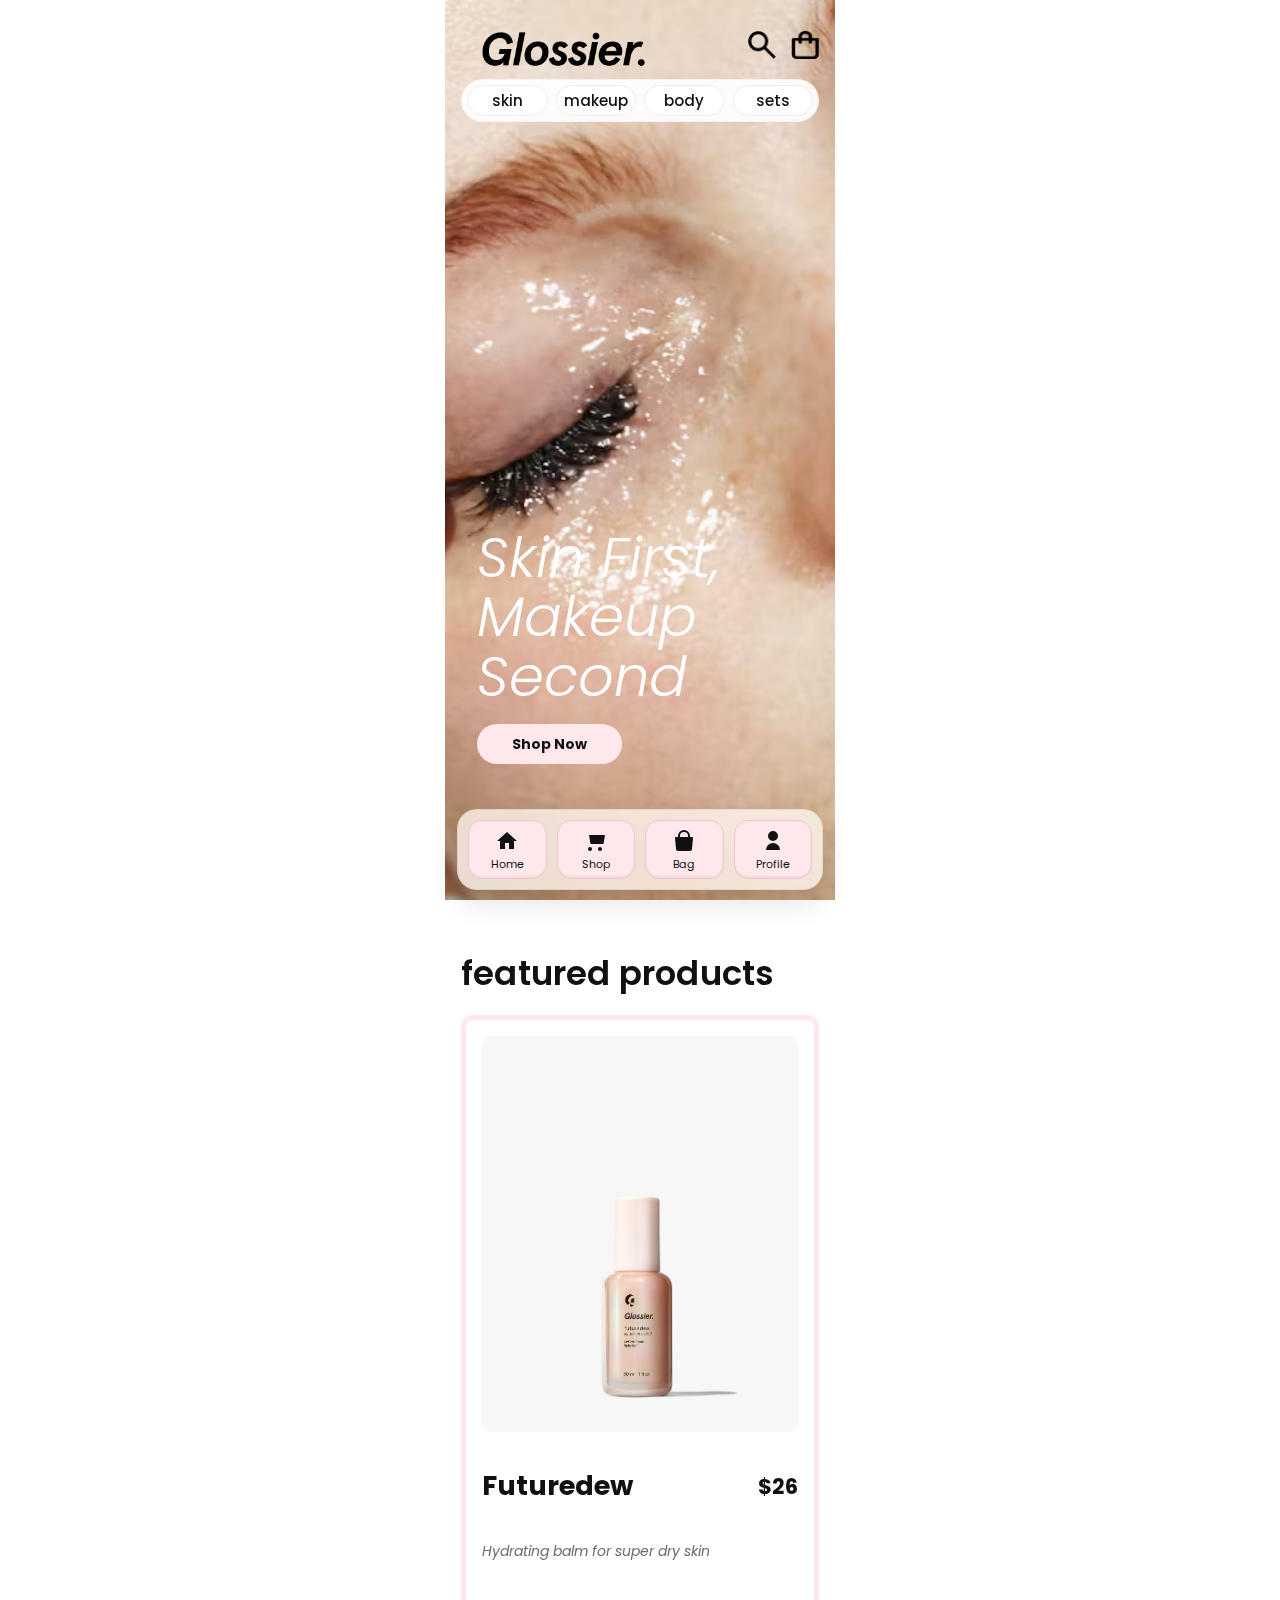
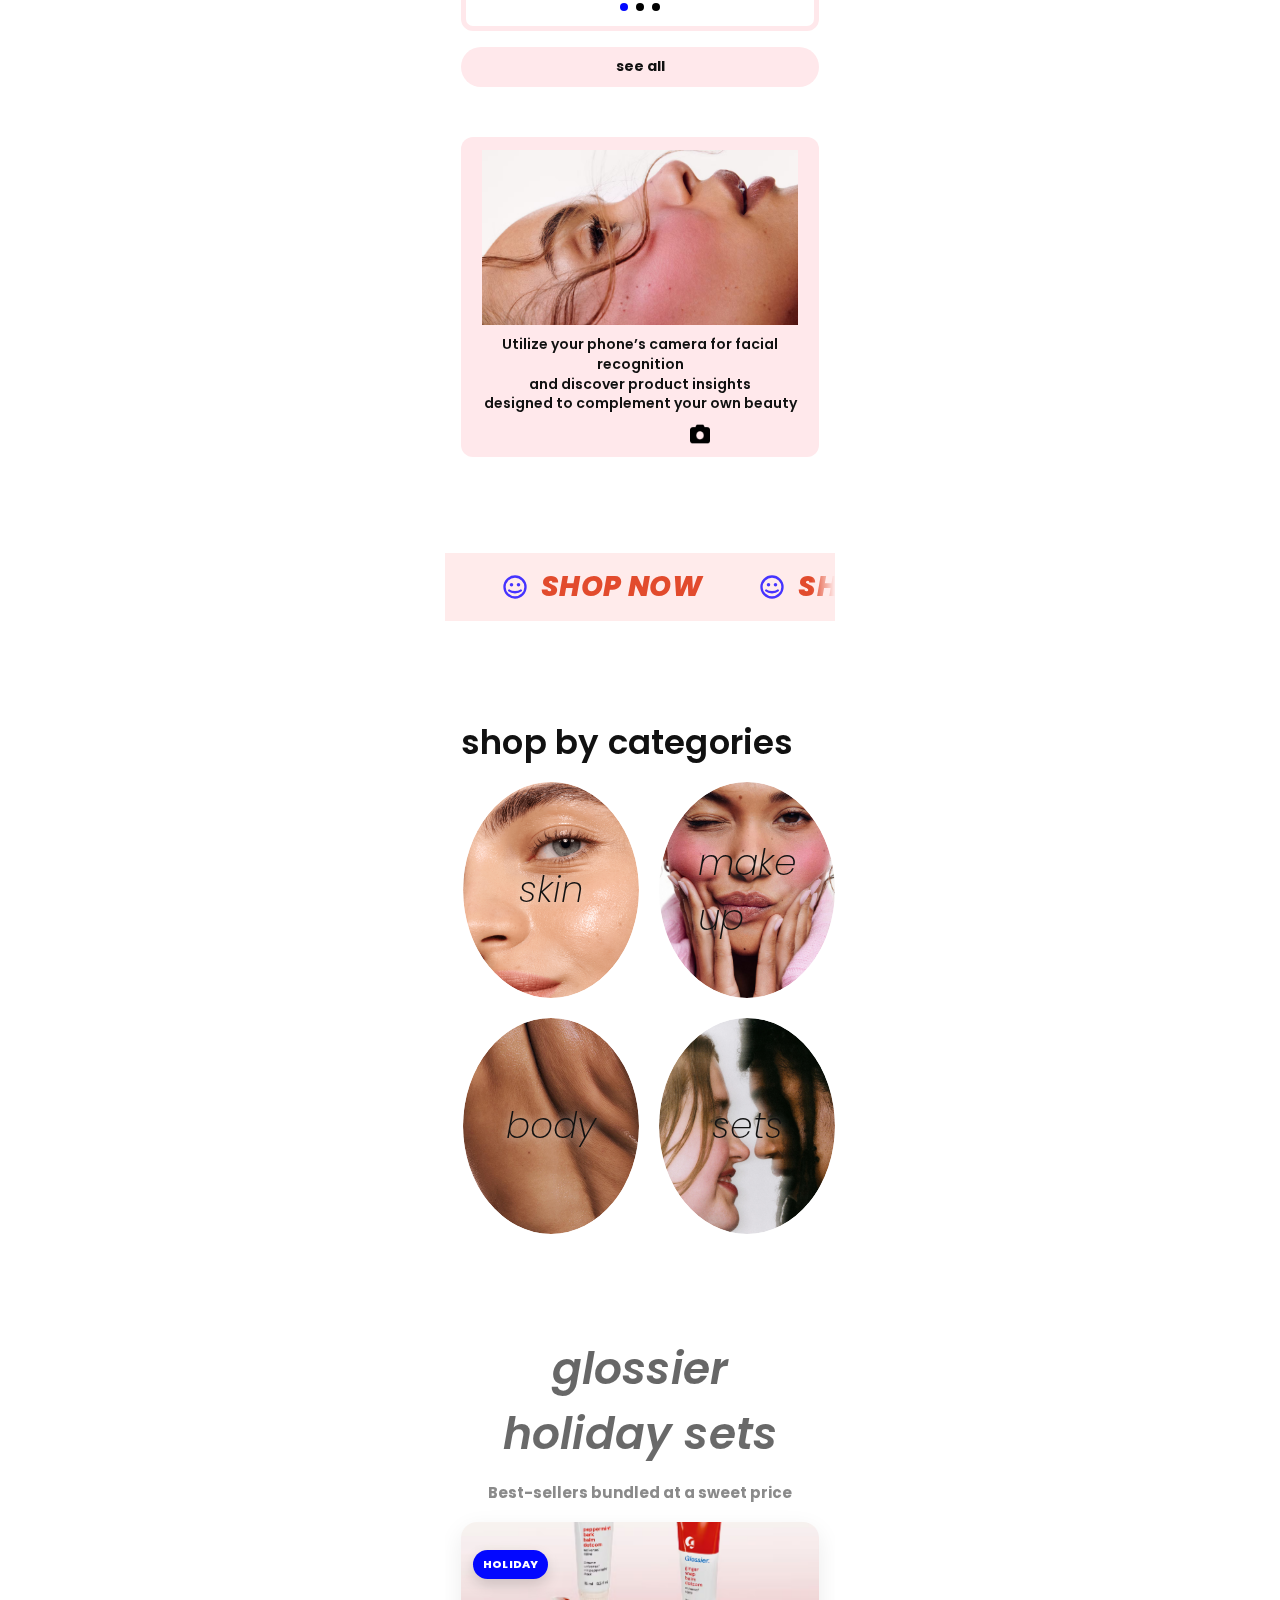
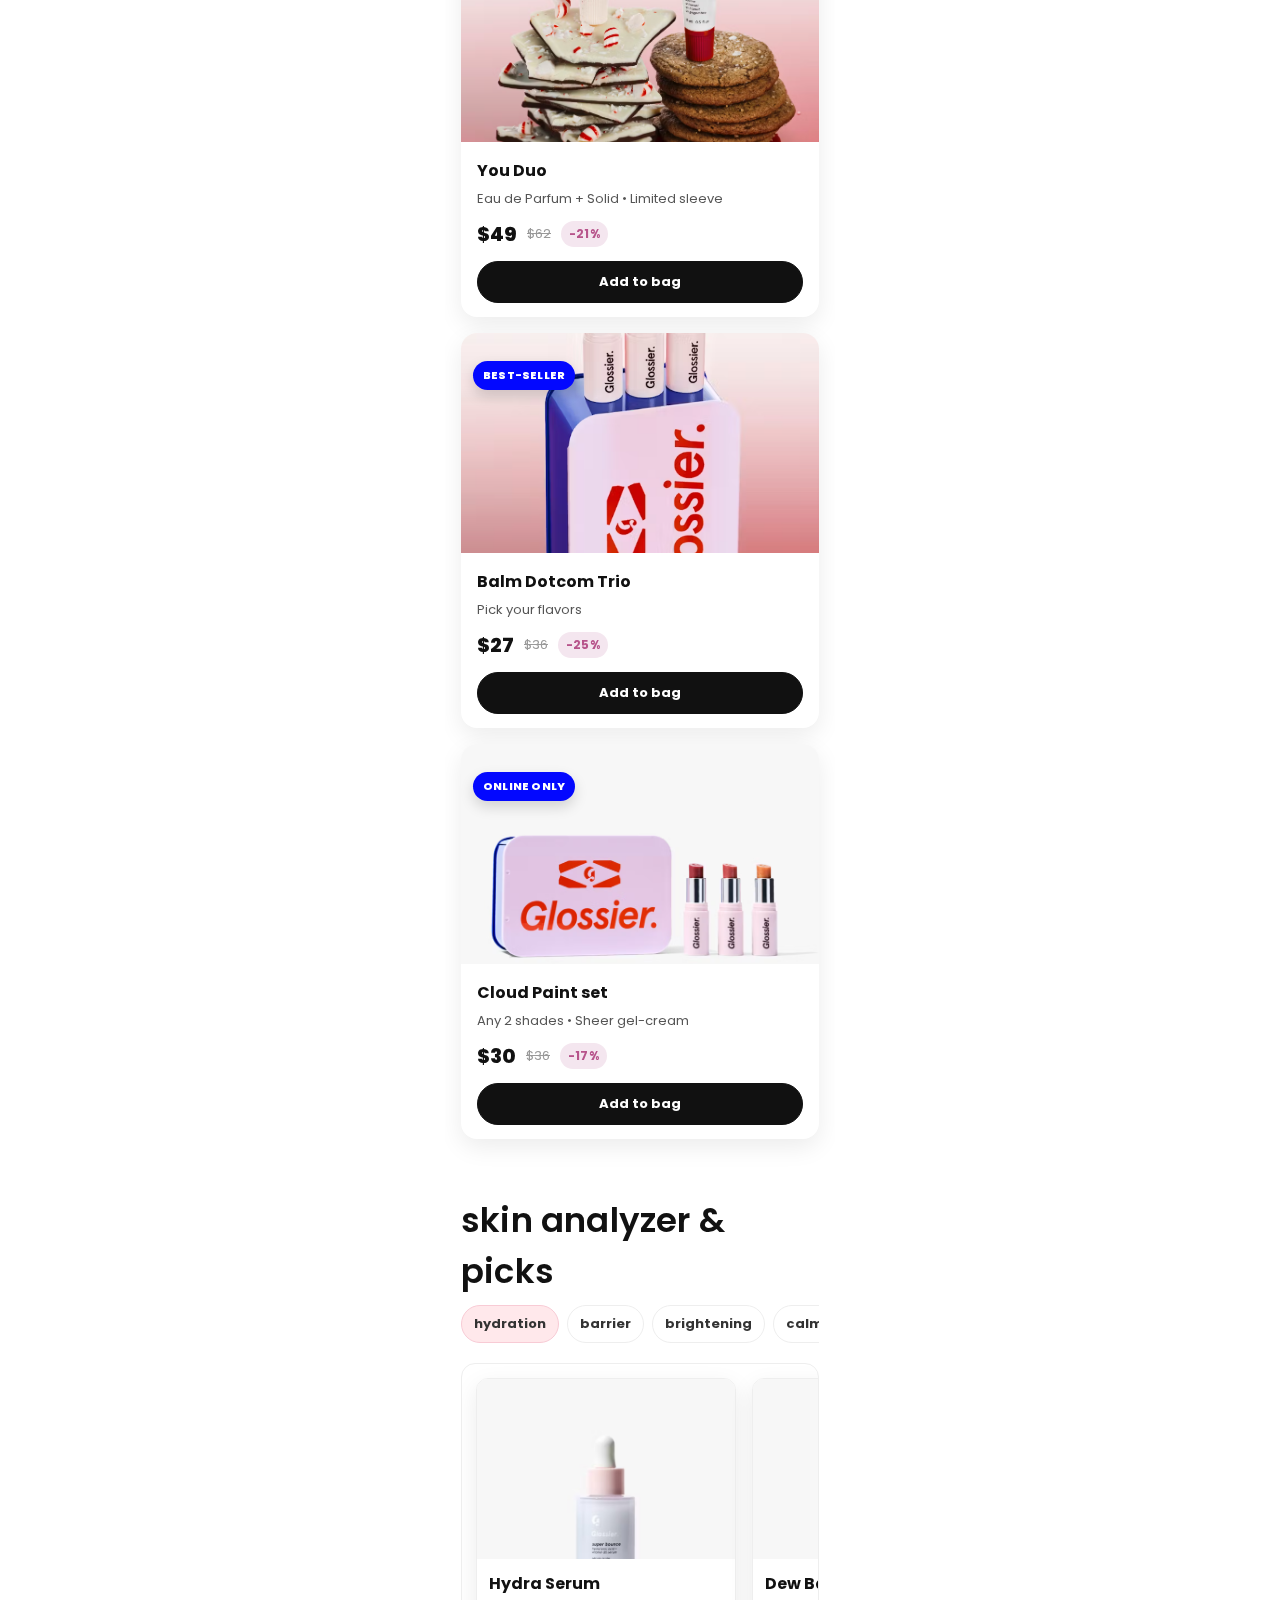
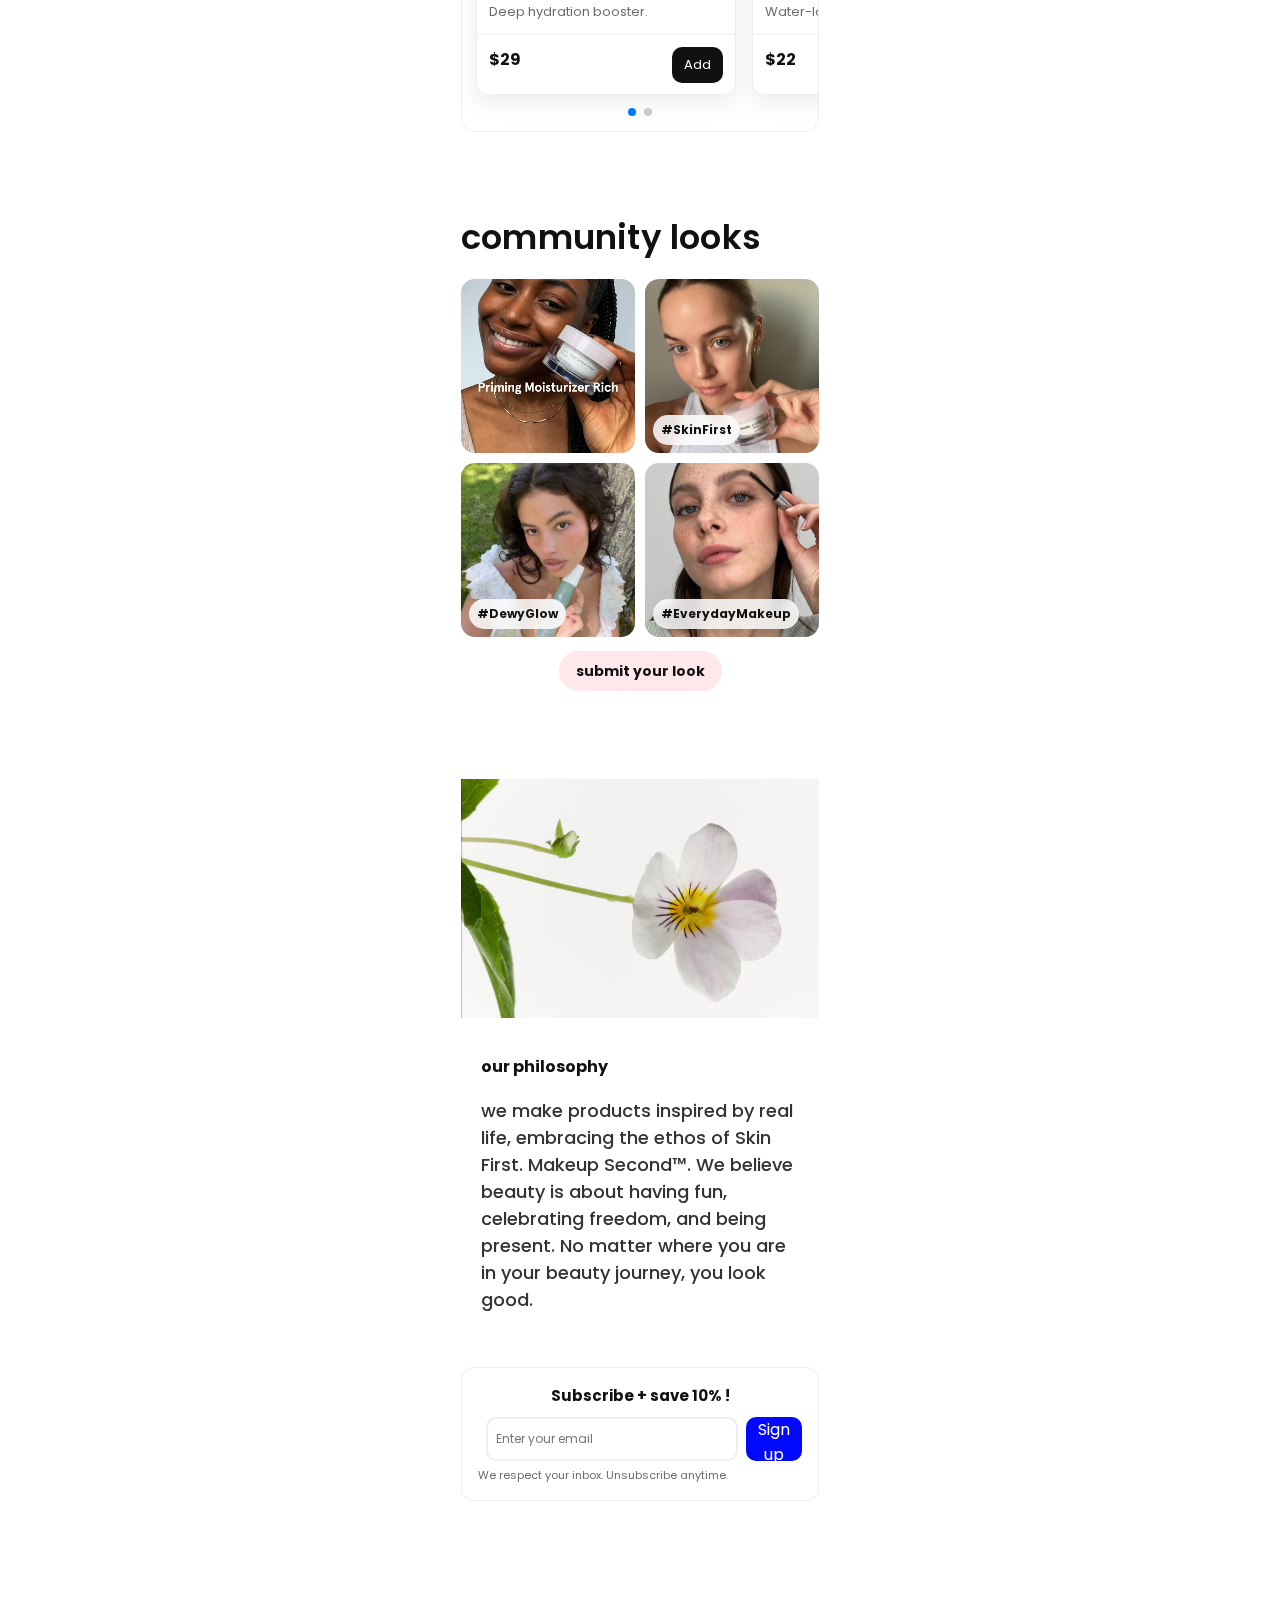
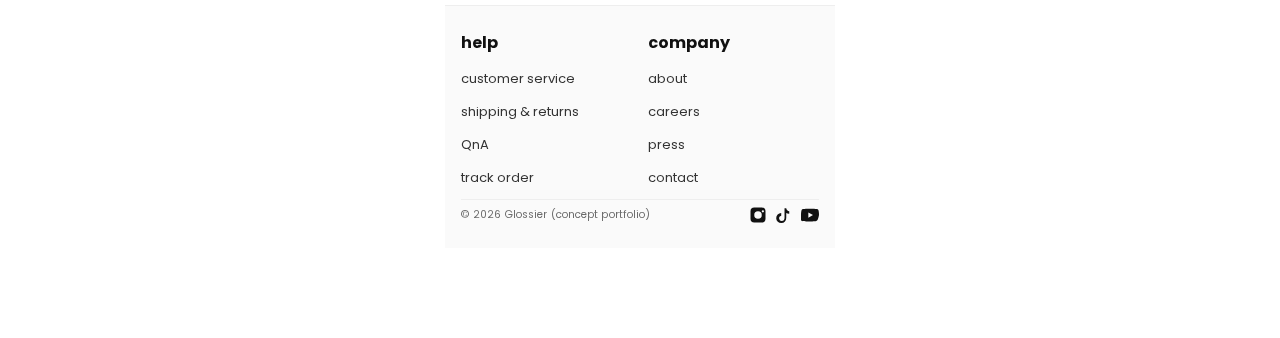
<file: index.html>
<!DOCTYPE html>
<html lang="en">
<head>
  <meta charset="UTF-8" />
<meta name="viewport" content="width=390, initial-scale=1, maximum-scale=1, viewport-fit=cover">

  <title>Glossier – Mobile App Redesign (Portfolio)</title>

  <!-- Fonts -->
  <link rel="preconnect" href="https://fonts.googleapis.com" />
  <link rel="preconnect" href="https://fonts.gstatic.com" crossorigin />
  <link href="https://fonts.googleapis.com/css2?family=Poppins:ital,wght@0,200;0,300;0,400;0,500;0,600;0,700;1,300&display=swap" rel="stylesheet" />

  <!-- Swiper CSS -->

  <!-- Main CSS -->
    <link
    rel="stylesheet"
    href="https://cdn.jsdelivr.net/npm/swiper@11/swiper-bundle.min.css"
  />
  <link rel="stylesheet" href="css/main.css" />
</head>
<!-- Swiper JS -->
<!-- Swiper JS -->


<body>
    
  <div id="wrap">
    <!-- ====== Fixed background hero ====== -->
    <section class="section1 container">
      <div class="image" aria-hidden="true">
        <!-- Replace with your hero asset -->
        <img src="img/glossier-skincare-set-tout-desktop.jpg" alt="Glossier skin-first hero" />
      </div>

      <header class="header" role="banner">
        <div class="inner">
          <div class="brandbar">
            <a class="logo" href="#"><img src="img/glossier-logo-png_seeklogo-336210 1.png" alt="Glossier" /></a>
            <div class="icons" aria-label="Quick actions">
              <img src="img/Vector.png" alt="Search" />
              <img src="img/Vector-1.png" alt="Bag" />
            </div>
          </div>

          <nav class="menulist" aria-label="Primary">
            <!-- skincare -->
            <div class="menu">
              <button class="menu_btn" type="button">skin</button>
              <div class="nav" aria-hidden="true">
                <div class="panel">
                  <ul class="gnb">
                    <li><a href="#">all</a></li>
                    <li><a href="#">cleansers</a></li>
                    <li><a href="#">balms</a></li>
                    <li><a href="#">sunscreen</a></li>
                    <li><a href="#">treatments</a></li>
                    <li><a href="#">moisturizers</a></li>
                  </ul>
                </div>
              </div>
            </div>
            <!-- makeup -->
            <div class="menu">
              <button class="menu_btn" type="button">makeup</button>
              <div class="nav" aria-hidden="true">
                <div class="panel">
                  <ul class="gnb">
                    <li><a href="#">all</a></li>
                    <li><a href="#">face</a></li>
                    <li><a href="#">brow</a></li>
                    <li><a href="#">eye</a></li>
                    <li><a href="#">cheek</a></li>
                    <li><a href="#">tools</a></li>
                    <li><a href="#">lip</a></li>
                    <li><a href="#">removers</a></li>
                  </ul>
                </div>
              </div>
            </div>
            <!-- body -->
            <div class="menu">
              <button class="menu_btn" type="button">body</button>
              <div class="nav" aria-hidden="true">
                <div class="panel">
                  <ul class="gnb">
                    <li><a href="#">all</a></li>
                    <li><a href="#">lotion</a></li>
                    <li><a href="#">oil wash</a></li>
                    <li><a href="#">body spritz</a></li>
                    <li><a href="#">oil mist</a></li>
                  </ul>
                </div>
              </div>
            </div>
            <!-- sets -->
            <div class="menu">
              <button class="menu_btn" type="button">sets</button>
              <div class="nav" aria-hidden="true">
                <div class="panel">
                  <ul class="gnb">
                    <li><a href="#">all</a></li>
                    <li><a href="#">makeup</a></li>
                    <li><a href="#">skincare</a></li>
                    <li><a href="#">body</a></li>
                  </ul>
                </div>
              </div>
            </div>
          
          </nav>
        </div>
      </header>

      <main class="main">
        <div class="text_box">
          <h2>Skin First,<br/>Makeup Second</h2>
        </div>
        <button class="btn" type="button">Shop Now</button>
      </main>
    </section>

    <!-- ====== Section 2: Featured products ====== -->
    <section class="section2 container">
      <header class="header-lite">
        <div class="title">featured products</div>
      </header>
      <main class="main">
        <div class="swiper mySwiper">
          <div class="swiper-wrapper">
            <div class="swiper-slide">
              <div class="image"><img src="img/glossier-skincare-futuredew-carousel-01.png" alt="Futuredew" /></div>
              <div class="text"><h2>Futuredew</h2><h3>$26</h3></div>
              <p>Hydrating balm for super dry skin</p>
            </div>

            <div class="swiper-slide">
              <div class="image"><img src="img/glossier-skincare-afterbaume-carousel-01.png" alt="After Baume" /></div>
              <div class="text"><h2>After Baume</h2><h3>$51</h3></div>
              <p>Soothing balm for sensitive skin</p>
            </div>

            <div class="swiper-slide">
              <div class="image"><img src="img/glossier-bdc-espresso-carousel-01.jpg" alt="Espresso body" /></div>
              <div class="text"><h2>Espresso</h2><h3>$38</h3></div>
              <p>Body wash and scrub</p>
            </div>

            <div class="swiper-slide">
              <div class="image"><img src="img/glossier-body-sandstone-set-carousel-01.png" alt="Sandstone Set" /></div>
              <div class="text"><h2>Sandstone Set</h2><h3>$56</h3></div>
              <p>Body duo for smooth skin</p>
            </div>

            <div class="swiper-slide">
              <div class="image"><img src="img/glossier-body-spritz-obn-carousel-01.png" alt="Body Spritz" /></div>
              <div class="text"><h2>Body Spritz</h2><h3>$28</h3></div>
              <p>Refreshing body mist</p>
            </div>
          </div>
          <div class="swiper-pagination"></div>
          <div class="swiper-button-next"></div>
          <div class="swiper-button-prev"></div>
        </div>

        <button class="btn cta-all" type="button">see all</button>

        <div class="promo">
          <img src="img/glossier-cppb-homepage-1x.jpg" alt="Phone camera personalization" />
          <div class="overlay">
            <p>Utilize your phone’s camera for facial recognition <br> 
                and discover product insights <br> 
                designed to complement your own beauty</p>
            <img class="chev" src="img/Vector-3.png" alt="Chevron" />
          </div>
        </div>
      </main>
    </section>
    
<!-- 중간 배너 띠 -->
<section class="ribbon">
  <div class="ribbon__mask">
    <!-- 1회차 트랙 -->
    <ul class="ribbon__track">
      <li class="ribbon__item">
        <svg class="ico" viewBox="0 0 24 24" aria-hidden="true"><circle cx="12" cy="12" r="9" fill="none" stroke="currentColor" stroke-width="2"/><circle cx="9" cy="10" r="1.5" fill="currentColor"/><circle cx="15" cy="10" r="1.5" fill="currentColor"/><path d="M7 15c2.2 2 7.8 2 10 0" fill="none" stroke="currentColor" stroke-width="2" stroke-linecap="round"/></svg>
        <span class="ribbon__text">SHOP NOW</span>
      </li>
      <li class="ribbon__item">
        <svg class="ico" viewBox="0 0 24 24" aria-hidden="true"><circle cx="12" cy="12" r="9" fill="none" stroke="currentColor" stroke-width="2"/><circle cx="9" cy="10" r="1.5" fill="currentColor"/><circle cx="15" cy="10" r="1.5" fill="currentColor"/><path d="M7 15c2.2 2 7.8 2 10 0" fill="none" stroke="currentColor" stroke-width="2" stroke-linecap="round"/></svg>
        <span class="ribbon__text">SHOP NOW</span>
      </li>
      <li class="ribbon__item">
        <svg class="ico" viewBox="0 0 24 24" aria-hidden="true"><circle cx="12" cy="12" r="9" fill="none" stroke="currentColor" stroke-width="2"/><circle cx="9" cy="10" r="1.5" fill="currentColor"/><circle cx="15" cy="10" r="1.5" fill="currentColor"/><path d="M7 15c2.2 2 7.8 2 10 0" fill="none" stroke="currentColor" stroke-width="2" stroke-linecap="round"/></svg>
        <span class="ribbon__text">SHOP NOW</span>
      </li>
      <!-- 필요하면 li 더 복제 -->
    </ul>

    <!-- 2회차 트랙 (무한 루프를 위한 복제본) -->
    <ul class="ribbon__track" aria-hidden="true">
      <li class="ribbon__item">
        <svg class="ico" viewBox="0 0 24 24" aria-hidden="true"><circle cx="12" cy="12" r="9" fill="none" stroke="currentColor" stroke-width="2"/><circle cx="9" cy="10" r="1.5" fill="currentColor"/><circle cx="15" cy="10" r="1.5" fill="currentColor"/><path d="M7 15c2.2 2 7.8 2 10 0" fill="none" stroke="currentColor" stroke-width="2" stroke-linecap="round"/></svg>
        <span class="ribbon__text">SHOP NOW</span>
      </li>
      <li class="ribbon__item">
        <svg class="ico" viewBox="0 0 24 24" aria-hidden="true"><circle cx="12" cy="12" r="9" fill="none" stroke="currentColor" stroke-width="2"/><circle cx="9" cy="10" r="1.5" fill="currentColor"/><circle cx="15" cy="10" r="1.5" fill="currentColor"/><path d="M7 15c2.2 2 7.8 2 10 0" fill="none" stroke="currentColor" stroke-width="2" stroke-linecap="round"/></svg>
        <span class="ribbon__text">SHOP NOW</span>
      </li>
      <!-- 필요하면 li 더 복제 -->
    </ul>

    <!-- 2회차 트랙 (무한 루프를 위한 복제본) -->
    <ul class="ribbon__track" aria-hidden="true">
      <li class="ribbon__item">
        <svg class="ico" viewBox="0 0 24 24" aria-hidden="true"><circle cx="12" cy="12" r="9" fill="none" stroke="currentColor" stroke-width="2"/><circle cx="9" cy="10" r="1.5" fill="currentColor"/><circle cx="15" cy="10" r="1.5" fill="currentColor"/><path d="M7 15c2.2 2 7.8 2 10 0" fill="none" stroke="currentColor" stroke-width="2" stroke-linecap="round"/></svg>
        <span class="ribbon__text">SHOP NOW</span>
      </li>
      <li class="ribbon__item">
        <svg class="ico" viewBox="0 0 24 24" aria-hidden="true"><circle cx="12" cy="12" r="9" fill="none" stroke="currentColor" stroke-width="2"/><circle cx="9" cy="10" r="1.5" fill="currentColor"/><circle cx="15" cy="10" r="1.5" fill="currentColor"/><path d="M7 15c2.2 2 7.8 2 10 0" fill="none" stroke="currentColor" stroke-width="2" stroke-linecap="round"/></svg>
        <span class="ribbon__text">SHOP NOW</span>
      </li>
      <li class="ribbon__item">
        <svg class="ico" viewBox="0 0 24 24" aria-hidden="true"><circle cx="12" cy="12" r="9" fill="none" stroke="currentColor" stroke-width="2"/><circle cx="9" cy="10" r="1.5" fill="currentColor"/><circle cx="15" cy="10" r="1.5" fill="currentColor"/><path d="M7 15c2.2 2 7.8 2 10 0" fill="none" stroke="currentColor" stroke-width="2" stroke-linecap="round"/></svg>
        <span class="ribbon__text">SHOP NOW</span>
      </li>
    </ul>
  </div>
</section>


    <!-- ====== Section 3: Categories ====== -->
    <section class="section3 container">
      <header class="header-lite"><div class="title">shop by categories</div></header>
      <main class="main inner">
        <div class="cat-grid">
          <article class="cat-card">
            <img src="img/glossier-kits-futuredew-solid-module-02_ca3b2455-ce6e-4e12-9560-26466b323eb4.png" alt="Skin" />
            <p>skin</p>
          </article>
          <article class="cat-card">
            <img src="img/glossier-cppb-tout-desktop-01.png" alt="Makeup" />
            <p>make<br/>up</p>
          </article>
          <article class="cat-card">
            <img src="img/glossier-dailybodyduo-carousel-02.jpg" alt="Body" />
            <p>body</p>
          </article>
          <article class="cat-card">
            <img src="img/glossier-about-us-top-module-01.jpg" alt="Sets" />
            <p>sets</p>
          </article>
        </div>
      </main>
    </section>

    <!-- ====== Section 4: Limited edition ====== -->
<section class="section4 container">
  <h2 class="title">Glossier Holiday Sets</h2>
  <h3>Best-sellers bundled at a sweet price</h3>

  <div class="promo-grid" role="list">
    <!-- Card 1 -->
    <article class="promo-card" role="listitem">
      <img src="img/1.png" alt="You Eau de Parfum & Solid Duo" loading="lazy">
      <div class="promo-meta">
        <h4 class="promo-name">You Duo</h4>
        <p class="promo-desc">Eau de Parfum + Solid • Limited sleeve</p>
        <div class="price">
          <strong class="price__now" aria-label="현재가">$49</strong>
          <s class="price__orig" aria-label="정가">$62</s>
          <span class="price__off" aria-label="할인율 21퍼센트">-21%</span>
        </div>
        <div class="cta-row">
          <button class="p-btn p-btn--add" aria-label="You Duo 장바구니 담기">Add to bag</button>
        </div>
      </div>
      <span class="ribbon">Holiday</span>
    </article>

    <!-- Card 2 -->
    <article class="promo-card" role="listitem">
      <img src="img/2.png" alt="Balm Dotcom Trio">
      <div class="promo-meta">
        <h4 class="promo-name">Balm Dotcom Trio</h4>
        <p class="promo-desc">Pick your flavors</p>
        <div class="price">
          <strong class="price__now">$27</strong>
          <s class="price__orig">$36</s>
          <span class="price__off">-25%</span>
        </div>
        <div class="cta-row">
          <button class="p-btn p-btn--add">Add to bag</button>
        </div>
      </div>
      <span class="ribbon">Best-seller</span>
    </article>

    <!-- Card 3 -->
    <article class="promo-card" role="listitem">
      <img src="img/3.png" alt="Cloud Paint set">
      <div class="promo-meta">
        <h4 class="promo-name">Cloud Paint set</h4>
        <p class="promo-desc">Any 2 shades • Sheer gel-cream</p>
        <div class="price">
          <strong class="price__now">$30</strong>
          <s class="price__orig">$36</s>
          <span class="price__off">-17%</span>
        </div>
        <div class="cta-row">
          <button class="p-btn p-btn--add">Add to bag</button>
        </div>
      </div>
      <span class="ribbon">Online only</span>
    </article>
  </div>
</section>



<section class="section7">
  <div class="inner">
    <div class="title">skin analyzer & picks</div>

    <!-- Chips -->
    <div class="chips" role="tablist" aria-label="Skin focus">
      <button class="chip active" data-track="chip-hydration" role="tab" aria-selected="true">hydration</button>
      <button class="chip" data-track="chip-barrier" role="tab" aria-selected="false">barrier</button>
      <button class="chip" data-track="chip-bright" role="tab" aria-selected="false">brightening</button>
      <button class="chip" data-track="chip-calm" role="tab" aria-selected="false">calming</button>
    </div>

    <!-- Tracks (각 칩마다 Swiper 한 개씩) -->
    <div class="tracks">
      <!-- hydration -->
      <div class="track active" id="chip-hydration" role="tabpanel">
        <div class="swiper chip-swiper" data-init="false">
          <div class="swiper-wrapper">
            <!-- slide -->
            <div class="swiper-slide">
              <article class="card">
                <div class="media"><img src="img/11.png" alt="Hydration item 1" /></div>
                <div class="copy"><h4>Hydra Serum</h4><p>Deep hydration booster.</p></div>
                <div class="cta"><span class="price">$29</span><button class="btn-mini">Add</button></div>
              </article>
            </div>
            <div class="swiper-slide">
              <article class="card">
                <div class="media"><img src="img/22.png" alt="Hydration item 2" /></div>
                <div class="copy"><h4>Dew Balm</h4><p>Water-locking balm.</p></div>
                <div class="cta"><span class="price">$22</span><button class="btn-mini">Add</button></div>
              </article>
            </div>
          </div>
          <div class="swiper-pagination"></div>

        </div>
      </div>

      <!-- barrier -->
      <div class="track" id="chip-barrier" role="tabpanel">
        <div class="swiper chip-swiper" data-init="false">
          <div class="swiper-wrapper">
            <div class="swiper-slide">
              <article class="card">
                <div class="media"><img src="img/33.png" alt="Barrier item 1" /></div>
                <div class="copy"><h4>Ceramide Cream</h4><p>Strengthen skin barrier.</p></div>
                <div class="cta"><span class="price">$35</span><button class="btn-mini">Add</button></div>
              </article>
            </div>
            <div class="swiper-slide">
              <article class="card">
                <div class="media"><img src="img/44.png" alt="Barrier item 2" /></div>
                <div class="copy"><h4>Recovery Balm</h4><p>Soothes & seals.</p></div>
                <div class="cta"><span class="price">$31</span><button class="btn-mini">Add</button></div>
              </article>
            </div>
          </div>
          <div class="swiper-pagination"></div>

        </div>
      </div>

      <!-- brightening -->
      <div class="track" id="chip-bright" role="tabpanel">
        <div class="swiper chip-swiper" data-init="false">
          <div class="swiper-wrapper">
            <div class="swiper-slide">
              <article class="card">
                <div class="media"><img src="img/55.png" alt="Brightening item 1" /></div>
                <div class="copy"><h4>Glow C</h4><p>Vitamin C daily serum.</p></div>
                <div class="cta"><span class="price">$27</span><button class="btn-mini">Add</button></div>
              </article>
            </div>
            <div class="swiper-slide">
              <article class="card">
                <div class="media"><img src="img/66.png" alt="Brightening item 2" /></div>
                <div class="copy"><h4>Tone Drops</h4><p>Even tone enhancer.</p></div>
                <div class="cta"><span class="price">$25</span><button class="btn-mini">Add</button></div>
              </article>
            </div>
          </div>
          <div class="swiper-pagination"></div>

        </div>
      </div>

      <!-- calming -->
      <div class="track" id="chip-calm" role="tabpanel">
        <div class="swiper chip-swiper" data-init="false">
          <div class="swiper-wrapper">
            <div class="swiper-slide">
              <article class="card">
                <div class="media"><img src="img/77.png" alt="Calming item 1" /></div>
                <div class="copy"><h4>Calm Mist</h4><p>Centella-rich soothing mist.</p></div>
                <div class="cta"><span class="price">$19</span><button class="btn-mini">Add</button></div>
              </article>
            </div>
            <div class="swiper-slide">
              <article class="card">
                <div class="media"><img src="img/88.png" alt="Calming item 2" /></div>
                <div class="copy"><h4>Relief Gel</h4><p>Redness relieving gel.</p></div>
                <div class="cta"><span class="price">$21</span><button class="btn-mini">Add</button></div>
              </article>
            </div>
          </div>
          <div class="swiper-pagination"></div>

        </div>
      </div>

    </div>
  </div>
</section>

<section class="section8">
  <div class="inner">
    <div class="title">community looks</div>
    <div class="feed">
      <div class="tile"><video src="img/111.mp4" alt="community look 1" autoplay muted loop><span class="tag">#GlossierYou</span></div>
      <div class="tile"><img src="img/11111.png" alt="community look 2"><span class="tag">#SkinFirst</span></div>
      <div class="tile"><img src="img/22222.png" alt="community look 3"><span class="tag">#DewyGlow</span></div>
      <div class="tile"><img src="img/67.avif" alt="community look 4"><span class="tag">#EverydayMakeup</span></div>
    </div>
    <div class="cta">
      <button class="btn" type="button">submit your look</button>
    </div>
  </div>
</section>

    <!-- ====== Section 6: Philosophy + Subscribe ====== -->
    <section class="section6 container">
      <div class="inner">
        <div class="about">
          <div class="media"><img src="img/glossier-doux-notalent-module-01-desktop.jpg" alt=""></div>
          <div class="block">
            <div class="copy">
              <strong>our philosophy</strong>
              <h3>we make products inspired by real life, embracing the ethos of Skin First. Makeup Second™. We believe beauty is about having fun, celebrating freedom, and being present. No matter where you are in your beauty journey, you look good.</h3>
            </div>
          </div>
        </div>

        <form class="subscribe" action="#" method="post" novalidate>
          <strong>Subscribe + save 10% ! </strong>
          <div class="form">
            <label class="sr-only" for="email"></label>
            <input id="email" name="email" type="email" placeholder="Enter your email" />
            <button type="submit">Sign up</button>
          </div>
          <div class="hint">We respect your inbox. Unsubscribe anytime.</div>
        </form>
      </div>
    </section>
    <!-- ====== Footer ====== -->
    <footer class="footer">
      <div class="inner">
        <div class="cols">
          <div>
            <h4>help</h4>
            <ul>
              <li><a href="#">customer service</a></li>
              <li><a href="#">shipping & returns</a></li>
              <li><a href="#">QnA</a></li>
              <li><a href="#">track order</a></li>
            </ul>
          </div>
          <div>
            <h4>company</h4>
            <ul>
              <li><a href="#">about</a></li>
              <li><a href="#">careers</a></li>
              <li><a href="#">press</a></li>
              <li><a href="#">contact</a></li>
            </ul>
          </div>
        </div>
        <div class="bar">
          <div class="copy">© 2026 Glossier (concept portfolio)</div>
          <div class="social" aria-label="Social links">
            <a class="ig" href="#" aria-label="Instagram"></a>
            <a class="tt" href="#" aria-label="TikTok"></a>
            <a class="yt" href="#" aria-label="YouTube"></a>
          </div>
        </div>
      </div>
    </footer>

    <!-- ====== Bottom dock (app-like) ====== -->
    <nav class="bottom-nav" aria-label="App">
      <div class="dock">
        <a href="#" class="active" aria-current="page"><span class="ico ico-home" aria-hidden="true"></span><span>Home</span></a>
        <a href="#"><span class="ico ico-shop" aria-hidden="true"></span><span>Shop</span></a>
        <a href="#"><span class="ico ico-bag" aria-hidden="true"></span><span>Bag</span></a>
        <a href="#"><span class="ico ico-user" aria-hidden="true"></span><span>Profile</span></a>
      </div>
    </nav>
  </div>


<script src="https://cdn.jsdelivr.net/npm/swiper@11/swiper-bundle.min.js"></script>


<script src="js/app.js" ></script>
<script src="js/app2.js" ></script>


</body>
</html>
</file>
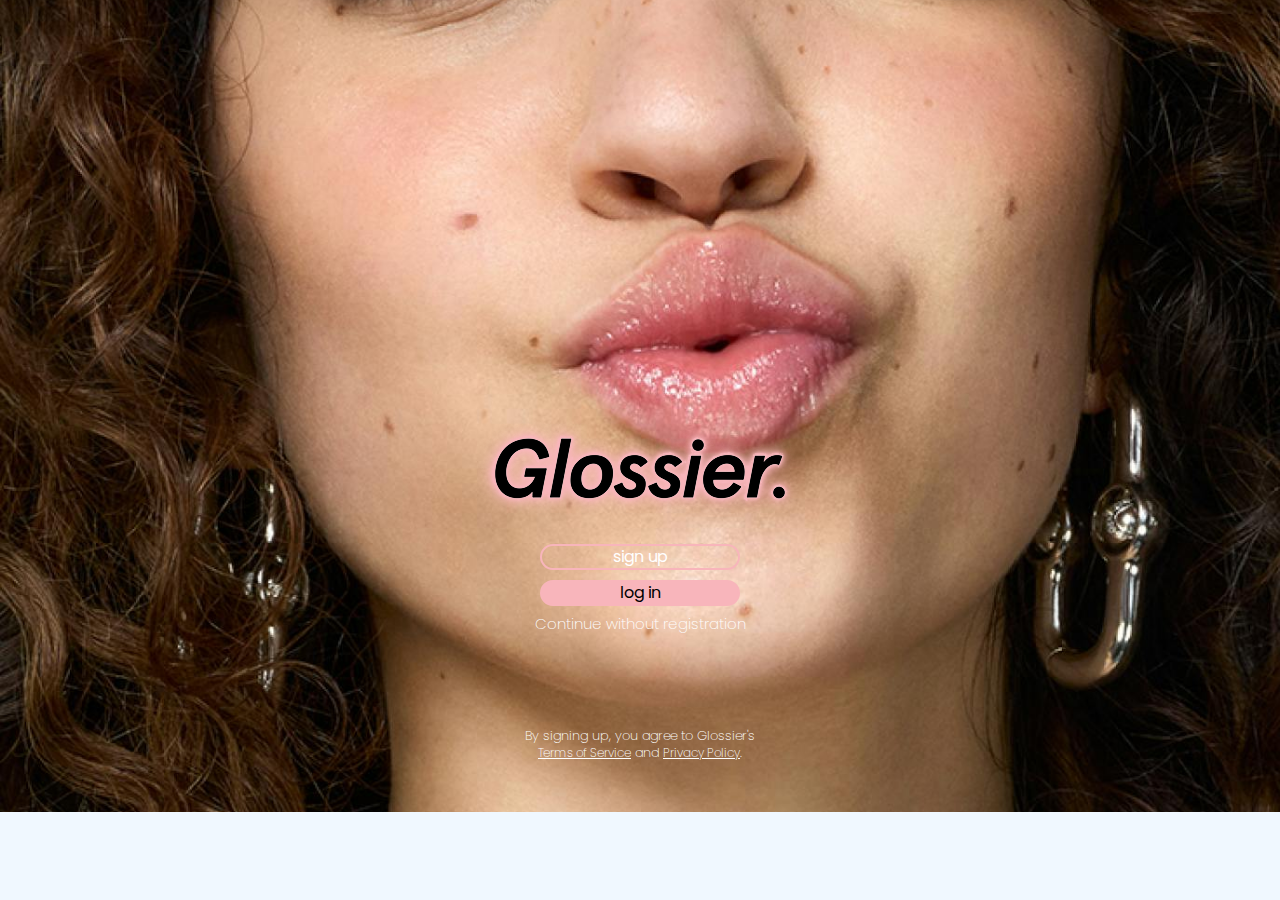
<file: onboarding.html>
<!DOCTYPE html>
<html lang="en">
<head>
    <meta charset="UTF-8">
    <meta name="viewport" content="width=device-width, initial-scale=1.0">
    <title>Document</title>
    <link rel="stylesheet" href="css/onboarding.css">
</head>
<body>
    

    
        <div class="onboarding">
            
                <div class="image">
                    <img src="img/glossier-lipglaze-icy-carousel-02.jpg" alt="">
                </div><!-- image -->.

                <div class="inner">
                    <div class="logo"><img src="img/glossier-logo.png" alt=""></div>
  
                     <div class="box">
                        <h2>sign up</h2>      
                        <h3>log in</h3>
                        <p>Continue without registration</p>
                    </div><!-- box -->
                        
                    
                        
                        
                        <div class="text">
                        By signing up, you agree to Glossier's <br>
                        <a href="#">Terms of Service</a> 
                        and 
                        <a href="#">Privacy Policy</a>.
                        </div><!-- text -->
                </div><!-- inner -->
        </div><!-- onboarding -->
</body>
</html>
</file>
<file: css/main.css>
@charset "UTF-8";

/* ============== Reset ============== */
*, *::before, *::after { box-sizing: border-box; }
html, body { margin: 0; padding: 0; }
img { display: block; max-width: 100%; height: auto; }
button { font: inherit; background: none; border: none; padding: 0; cursor: pointer; }
a { color: inherit; text-decoration: none; }

/* ============== Tokens ============== */
:root{
  --bg: #ffffff;
  --surface: #fff;
  --t: #111;
  --muted: #6b6b6b;
  --bd: #eee;
  --accent: #0308FF;                /* point */
  --accent-2: #FFE8EB;              /* Glossier pink */
  --pink-strong: #ff4f86;
  --glass: rgba(255,255,255,0.72);
  --radius: 12px;
  --wrap-max: 1024px;
  --safe-bottom: env(safe-area-inset-bottom, 0px);
  --shadow-1: 0 8px 24px rgba(0,0,0,.08);
  --shadow-2: 0 12px 30px rgba(0,0,0,.12);

  /* Ribbon */
  --ribbon-bg: rgba(255, 144, 144, .18);
  --ribbon-text: #e24b2d;
  --ribbon-icon: #4633ff;
  --ribbon-h: 68px;
  --ribbon-gap: clamp(24px, 5vw, 56px);
  --ribbon-speed: 18s;

  /* iPhone 390 레일 고정 */
  --iphone-w: 390px;
}

/* ============== Base ============== */
html, body {
  overflow-y: auto !important;
  -ms-overflow-style: none;
  scrollbar-width: none;
}
body{
  background-color: aliceblue;
  color: var(--t);
  font-family: 'Poppins', Poppins, system-ui, -apple-system, Segoe UI, Roboto, 'Noto Sans KR', sans-serif;
}
body::-webkit-scrollbar, html::-webkit-scrollbar { display: none; }

#wrap{ max-width: var(--wrap-max); margin: 0 auto; background: var(--surface); }
.container{ padding: 48px 16px; }
.inner{ width: 100%; 
  
  margin: 0 auto; }

/* 전역 폰트 고정 */
*{ font-family: 'Poppins', Poppins, system-ui, -apple-system, Segoe UI, Roboto, 'Noto Sans KR', sans-serif; }

/* 공통 섹션 타이틀 */
.section2 .title,
.section3 .title,
.section4 .title,
.section7 .title,
.section8 .title{
  font-weight: 600;
  text-transform: lowercase;
  font-size: clamp(22px, 5.6vw, 34px);
  letter-spacing: .2px;
  margin-bottom: 16px;
  font-family: poppins, system-ui, -apple-system, Segoe UI, Roboto, 'Noto Sans KR', sans-serif;
}

/* ============== Section 1 : Hero ============== */
.section1{
  position: relative;
  width: 100%;
  padding: 16px 16px 32px;
  overflow: hidden;
  margin-top: 0;
  height: 100vh;
}
.section1 .image{ position: absolute; inset: 0; z-index: 0; pointer-events: none; }
.section1 .image::after{ content: none; }
.section1 .image img{ width: 100%; height: 100%; object-fit: cover; filter: none; }

.header{ position: static; width: 100%; padding: 0; background: transparent; }
.header .inner{ padding: 0; }
.header .brandbar{
  display:flex; align-items:center; justify-content:space-between;
  gap: 12px; margin-bottom: 10px; position:relative; z-index:2;
}
.header .brandbar .logo img{ width: 200px; height:auto; }
.header .brandbar .icons{ display:flex; gap: 15px; align-items:center; margin-top: 5px; }
.header .brandbar .icons img{ width: 28px; height: 28px;  }

/* 메뉴 (수정 금지 블록) */
.menulist{
  width: 100%;
  display: grid;
  grid-template-columns: repeat(4, 1fr);
  gap: 8px;
  align-items: center;
  justify-items: stretch;
  padding: 5px;
  background: #ffffffeb;
  backdrop-filter:saturate(120%) blur(6px);
  border-radius: 30px;
  border: 1px solid rgba(0,0,0,.04);
}
.menu{ position: relative; width: 100%; }
.menu_btn{
  width: 100%;
  padding: 7px 5px;
  border-radius: 30px;
  color: #111; line-height: 1; text-align: center;
  background: #fff; border: 1px solid var(--bd);
  font-weight: 500; font-size: 15px;
}
.menu_btn.active{ outline: 2px solid #f4c1cf; background: var(--accent-2); }

/* 드롭다운 */
.nav{
  position: absolute; left: 0; top: calc(100% + 8px);
  opacity: 0; pointer-events: none; transform: translateY(-4px);
  transition: .24s ease; max-height: 0; overflow: hidden; z-index: 10;
}
.nav.active{ opacity: 1; pointer-events: auto; transform: translateY(0); max-height: 700px; }
.nav .panel{
  width: 95px; background: #fff; border: 5px solid var(--accent-2);
  border-radius: var(--radius); padding: 0; box-shadow: var(--shadow-1);
}
.nav .panel .submenu-title{ font-weight: 800; font-size: 12px; margin: 0 auto; color: #333; letter-spacing:.2px; }
.nav .panel ul{ list-style:none; margin:0; padding:0; display:grid; gap:8px; }
.nav .panel li{ position: relative; }
.nav .panel li > a{
  display:block; padding:5px 5px; border-radius: 8px; font-size:12px; color:#111;
  border: 1px solid transparent; transition: .15s ease; background:#ffffff00; text-align: center;
}
.nav .panel li > a:hover, .nav .panel li > a:focus{ border-color:#111; color:#111; background:#f2caca; }
.nav .panel li.has-submenu > a::after{ content: "›"; font-weight: 800; float: right; transform: translateY(-1px); }
.nav .panel li .submenu2{
  display: none; position: absolute; left: 100%; top: 0; width: 200px;
  background:#fff; border: 4px solid var(--accent-2); border-radius: 10px; padding: 10px; box-shadow: var(--shadow-1);
}
.nav .panel li .submenu2 ul{ list-style:none; margin:0; padding:0; display:grid; gap:6px; }
.nav .panel li .submenu2 a{ padding:8px 10px; border-radius:8px; border:1px solid transparent; font-size:13px; }
.nav .panel li .submenu2 a:hover{ border-color:#111; }
.nav .panel li.has-submenu.open > .submenu2{ display: block; }

/* 섹션1 컨텐츠 */
.section1 .main{
  position: relative; z-index: 1;
  min-height: 72vh;
  display: flex; flex-direction: column; justify-content: flex-end;
}
.section1 .text_box{
  position: absolute; left: 16px; right: 16px; bottom: 64px;
  color: #fff; text-align: left; animation: glow 2.6s ease-in-out infinite;
}
.section1 .text_box h2{ margin: 0; font-size: clamp(36px, 7vw, 56px); line-height: 1.06; font-weight: 300; font-style: italic; }
@keyframes glow{
  0%,100%{ text-shadow: 0 0 0 rgba(255,255,255,0.0), 0 0 0 rgba(255,79,134,0.0); }
  50%{ text-shadow: 0 0 16px rgba(255,255,255,0.45), 0 0 28px rgba(255,79,134,0.25); }
}

/* CTA 버튼 */
.btn, .btn-primary{
  display:inline-flex; align-items:center; justify-content:center;
  height: 40px; padding: 0 34px; width: auto;
  border-radius: 999px;
  background: var(--accent-2); color:#111; font-weight: 700; font-size: 14px;
  border: 1px solid transparent; transition: .18s ease;
}
.section1 .btn{ position: absolute; bottom: 6px; left: 16px; }
.section5 .btn-create, .section5 .button{
  display:inline-flex; align-items:center; justify-content:center;
  height: 40px; padding: 0 14px; border-radius: 999px;
  background: var(--accent-2); color:#111; font-weight: 700; font-size: 14px;
  border: 1px solid transparent; transition: .18s ease;
}
.btn:hover, .btn-primary:hover, button:hover, .menu_btn:hover, .section7 .btn-mini:hover, .footer a.btn:hover{
  background: inherit !important; border: 3px dotted #111 !important; color: inherit !important;
}

/* ============== Section 2 : Featured (Swiper) ============== */
.section2 .swiper{
  width: 100%; padding-bottom: 48px;
  border: 5px solid var(--accent-2); 
  border-radius: var(--radius); background: #fff;
  overflow: hidden;
}
/* 👇 여기부터 수정 포인트 */
.section2 .swiper-wrapper{
  display: flex;                    /* Swiper 기본값 다시 명시 */
}
.section2 .swiper-slide{ padding: 16px;
  flex: 0 0 100%;                   /* 한 화면에 1장씩 꽉 차게 */
  max-width: 100%;
  padding: 16px;                    /* 기존 패딩 유지 */
  box-sizing: border-box;
  display: flex;
  flex-direction: column; }
.section2 .swiper-slide .image{ position: relative; padding-bottom: 125.32%; border-radius: 10px; overflow: hidden; background: #fafafa; }
.section2 .swiper-slide .image img{ position: absolute; inset: 0; width: 100%; height: 100%; object-fit: cover; }
.section2 .swiper-slide .text{ display:flex; align-items:center; justify-content: space-between; gap: 8px; margin: 12px 0; font-size: 18px; font-weight: 600; }
.section2 .swiper-slide p{ margin: 0; color: var(--muted); font-size: 14px; font-style: italic; }
.section2 .swiper-button-next, .section2 .swiper-button-prev{ color: #000; top: 44%; width: 27px; height: 44px; }
.section2 .swiper-button-next:after, .section2 .swiper-button-prev:after{ display:none; }
.section2 .swiper-pagination-bullet{ background: #000; opacity: 1; }
.section2 .swiper-pagination-bullet-active{ background: var(--accent); }

.section2 .cta-all{ width: 100%; margin: 16px 0 50px 0; align-items: center; justify-content: center; display:flex; }
.section2 .promo{
  padding: 12px 20px; border-radius: var(--radius); background: var(--accent-2);
  font-weight: 600; font-size: 14px; border: 1px solid transparent; transition: .18s ease;
}
.section2 .promo:hover{ background: inherit !important; border: 3px dotted #111 !important; color: inherit !important; }
.section2 .promo .overlay p{ font-size: 14px; line-height: 1.4; margin: 10px 0; color: #111; display: block; text-align: center; }
.section2 .promo .chev{ width: 20px; height: 20px; display: block; justify-content: center; align-items: center; margin-left: 208px; }


/* ============== Ribbon ============== */
.ribbon{
  background: var(--ribbon-bg);
  margin: 48px 0; overflow:hidden;
}
.ribbon__mask{
  position:relative; height: var(--ribbon-h);
  display:flex; align-items:center;
  -webkit-mask-image: linear-gradient(to right, transparent 0, #000 6%, #000 94%, transparent 100%);
          mask-image: linear-gradient(to right, transparent 0, #000 6%, #000 94%, transparent 100%);
}
.ribbon__track{
  flex:0 0 auto; min-width:100%;
  display:flex; align-items:center; gap: var(--ribbon-gap);
  padding-inline: var(--ribbon-gap);
  animation: ribbon-marquee var(--ribbon-speed) linear infinite;
}
@keyframes ribbon-marquee{ from{ transform: translateX(0); } to{ transform: translateX(-100%); } }
.ribbon__item{
  display:flex; align-items:center; gap: 12px;
  font-weight: 800; font-style: italic; letter-spacing:.4px; color: var(--ribbon-text); white-space:nowrap;
}
.ribbon__text{ font-size: clamp(18px, 2.2vw, 28px); }
.ico{ width: clamp(20px, 2.6vw, 28px); height: auto; color: var(--ribbon-icon); }
.ribbon:hover .ribbon__track{ animation-play-state: paused; }


/* ============== Section 3 : Categories ============== */
.section3 .title{ margin-bottom: 12px; }
.cat-grid{ display: grid; gap: 16px; grid-template-columns: repeat(2,1fr); }
.cat-card{
  width: 180px; height: 220px; position: relative; border-radius: 50%; overflow: hidden;
  border: 2px solid transparent; transition: border .15s ease, transform .15s ease;
}
.cat-card img{ width: 100%; height: 100%; object-fit: cover; border-radius: 50%; }
.cat-card p{
  position: absolute; inset: 0; display:grid; place-items:center;
  color:#111; font-size: 36px; font-weight: 200; font-style: italic;
  text-shadow: 0 2px 10px rgba(255,255,255,.85);
  transition: color .18s ease, transform .18s ease;
}
.cat-card:hover, .cat-card:focus-within{ border: #111 5px dotted; }
.cat-card:hover p, .cat-card:focus-within p{ color: var(--pink-strong); transform: scale(1.02); }

/* ============== Section 4 : Limited (Promo Cards) ============== */
.section4{ position:relative; isolation:isolate; }
.section4.container .title{
  margin-bottom: 6px; font-weight: 600; text-transform: lowercase;
  font-size: clamp(30px, 5.6vw, 44px); letter-spacing: .2px; color: #111;
}
.section4::before{
  content:""; position:absolute; inset:0; z-index:0;
  background: linear-gradient(180deg, rgba(255,255,255,.35) 0%, rgba(255,255,255,.55) 100%);
}
.section4 .tile{ position:relative; z-index:1; backdrop-filter: blur(6px); }

.promo-grid{ display:grid; gap:16px; margin-top:16px; grid-template-columns: 1fr; }
.promo-card{
  position:relative; overflow:hidden; border-radius:16px;
  background:#fff; box-shadow: 0 8px 24px rgba(0,0,0,.08);
  display:grid; grid-template-rows: 1fr auto;
  transition: transform .25s ease, box-shadow .25s ease;
}
.promo-card:hover{ transform: translateY(-2px); box-shadow: 0 12px 32px rgba(0,0,0,.12); }
.promo-card img{ width:100%; height:220px; object-fit:cover; display:block; }
.promo-meta{ padding:16px 16px 14px; }
.promo-name{ font-size:16px; font-weight:700; margin:0 0 6px; }
.promo-desc{ font-size:13px; color:#555; margin:0 0 10px; }

.price{ display:flex; align-items:center; gap:10px; margin: 2px 0 12px; }
.price__now{ font-size:20px; font-weight:800; color:#111; }
.price__orig{ color:#999; font-size:13px; text-decoration: line-through; }
.price__off{
  font-size:12px; font-weight:700; letter-spacing:.2px;
  padding:4px 8px; border-radius:999px; background: #f4e6ef; color:#b7548b;
}
.p-btn{
  appearance:none; border:1px solid #111; background:#111; color:#fff;
  padding:10px 14px; border-radius:999px; font-size:13px; font-weight:700;
  cursor:pointer; transition: transform .15s ease, background .2s ease, color .2s ease, border-color .2s ease;
}
.p-btn:active{ transform: translateY(1px); }
.p-btn--add{ width:100%; }
.p-btn--ghost{ background:transparent; color:#111; border-color:#ddd; }
.p-btn--ghost:hover{ border-color:#111; }
.promo-card .ribbon{
  position:absolute; top: -20px; left:12px; z-index:2;
  font-size:11px; font-weight:800; letter-spacing:.2px; text-transform:uppercase;
  background:#0308FF; color:#fff; padding:6px 10px; border-radius:999px;
  box-shadow: 0 6px 14px rgba(0,0,0,.15);
}
.section4 .title{ font-size:24px; font-style:italic; text-align:center; }
.section4 h3{ font-size:15px; color:#444; text-align:center; margin-bottom:18px; font-style:normal; }
.p-btn:focus-visible{
  outline: 2px solid #ffaad1; outline-offset: 2px; box-shadow: 0 0 0 4px rgba(255,170,209,.25);
}

/* ============== Section 5 : Sets ============== */
.section5 .deal{
  display:flex; gap: 12px; align-items:center; padding: 12px;
  border: 1px solid var(--bd); border-radius: var(--radius);
}
.section5 .deal .thumb{ width: 96px; height: 96px; border-radius: 10px; overflow:hidden; background: #fafafa; flex: 0 0 auto; }
.section5 .deal .thumb img{ width: 100%; height: 100%; object-fit: cover; }
.section5 .deal .text h2{ margin: 0; font-size: 18px; text-transform: lowercase; }
.section5 .deal .text a{ display:inline-block; margin-top: 4px; color: var(--accent); font-weight: 600; }

/* ============== Section 6 : Philosophy + Subscribe ============== */
.section6 .about{ display:flex; flex-direction: column; gap: 16px; }
.section6 .about .block{ display:flex; gap: 16px; align-items:center; }
.section6 .about .block .media {
  width: 100% !important;       /* 화면 가로폭 전체 */
  max-width: 100% !important;
  height: auto !important;      /* 자동 비율 유지 */
  border-radius: 0 !important;  /* 양끝 맞닿게 */
  overflow: hidden;
  background: none;
  filter: none;                 /* 기존 blur 제거 */
}
.section6 .about .block .media img {
  width: 100%;
  height: auto;
  object-fit: cover;
  display: block;
}

.section6 .about .block{ margin: 0 auto; padding: 20px; }
.section6 .about .block .copy strong{ display:block; text-transform: lowercase; font-weight: 700; margin-bottom: 6px; font-size: 16px; }
.section6 .about .block .copy h3{ font-weight: 500; line-height: 1.5; color:#333; font-size: clamp(16px, 3.6vw, 18px); }

.subscribe{ margin-top: 16px; padding: 16px; border:1px solid var(--bd); border-radius: var(--radius); background:#fff; }
.subscribe strong{ display:block; margin-bottom: 10px; 
  font-size: 15px; text-align: center;}
.subscribe .form{ display:flex; gap: 8px; }
.subscribe input[type="email"]{
  flex: 1; height: 44px; border:2px solid var(--bd); 
  border-radius: 10px; padding: 0 8px; font-size: 12px;
}
.subscribe button{ height: 44px; padding: 0 12px; 
  border-radius: 10px; background: var(--accent); 
  color:#fff; font-weight:400; }
.subscribe .hint{ margin-top: 6px;  color: var(--muted); font-size: 11px; }

/* ============== Section 7 : Chips + Tracks (Swiper) ============== */
.section7{ padding: 40px 16px; background: #fff; }
.section7 .title{ margin-bottom: 8px; }
.section7 .chips{ display:flex; gap: 8px; overflow: hidden; padding-bottom: 4px; }
.section7 .chip{
  flex: 0 0 auto; padding: 8px 12px; border:1px solid var(--bd); border-radius: 999px;
  background:#fff; color:#333; font-weight: 700; font-size: 13px; transition: .15s ease;
}
.section7 .chip.active{ background: var(--accent-2); border-color:#f8cbd5; }

.section7 .tracks{ margin-top: 16px; position: relative; }
.section7 .track{ display: none; }
.section7 .track.active{ display: block; }

.section7 .track .swiper{
  border: 1px solid var(--bd); border-radius: 14px; padding: 14px 14px 36px; background:#fff;
}
.section7 .card{ border:1px solid var(--bd); border-radius: 12px; overflow:hidden; background:#fff; box-shadow: var(--shadow-1); }
.section7 .card .media{ height: 180px; background:#fafafa; }
.section7 .card .media img{ width:100%; height:100%; object-fit:cover; }
.section7 .card .copy{ padding: 12px; }
.section7 .card .copy h4{ margin:0 0 6px; font-size:16px; }
.section7 .card .copy p{ margin:0; color: var(--muted); font-size:13px; }
.section7 .card .cta{
  display:flex; justify-content: space-between; align-items:center;
  padding: 10px 12px; border-top:1px solid var(--bd);
}
.section7 .card .cta .price{ font-weight:700; }
.section7 .card .cta .btn-mini{ padding: 8px 12px; border-radius: 10px; background:#111; color:#fff; font-size:13px; }

/* ============== Section 8 : Community Looks ============== */
.section8{ padding: 40px 16px; background: #fff; }
.section8 .feed{ display:grid; grid-template-columns: 1fr 1fr; gap: 10px; }
.section8 .tile{ position: relative; border-radius: 14px; overflow:hidden; aspect-ratio: 1/1; background:#f7f7f7; }
.section8 .tile img{ width: 100%; height: 100%; object-fit: cover; }
.section8 .tile .tag{
  position:absolute; left:8px; bottom:8px; padding:6px 8px; font-weight:700;
  font-size:12px; border-radius:999px; background: rgba(255,255,255,.85); color:#111;
  backdrop-filter: blur(4px);
}
.section8 .cta{ display:flex; justify-content:center; margin-top: 14px; }
.section8 .cta .btn{ width:auto; padding: 0 16px; }

/* ============== Bottom Dock ============== */
.bottom-nav{
  position: fixed; left: 0; right: 0; bottom: 0; z-index: 1100;
  background: transparent; border-top: none;
  padding: 10px 12px calc(10px + var(--safe-bottom));
}
.bottom-nav .dock{
  max-width: 520px; margin: 0 auto;
  display:flex; justify-content: space-between; gap: 10px;
  padding: 10px;
  background: var(--glass);
  backdrop-filter: saturate(140%) blur(14px);
  -webkit-backdrop-filter: saturate(140%) blur(14px);
  border: 1px solid rgba(0,0,0,.06);
  border-radius: 20px;
  box-shadow: var(--shadow-2);
}
.dock a{
  flex:1; display:flex; flex-direction: column; align-items:center; justify-content:center;
  gap: 6px; padding: 8px 6px;
  border: 1px solid transparent; border-radius: 14px;
  transition: background .18s ease, transform .12s ease, border-color .18s ease;
  position: relative;
}
.dock a:active{ transform: translateY(1px); }
.dock a:hover{ background: rgba(255,232,235,.6); }
.dock .ico{
  width: 24px; height: 24px; background: #111;
  mask-repeat: no-repeat; mask-position: center; mask-size: 24px 24px;
  -webkit-mask-repeat:no-repeat; -webkit-mask-position:center; -webkit-mask-size:24px 24px;
}
.dock span{ display:block; font-size: 11px; line-height: 1; color: #111; }
.dock a.active{
  background: var(--accent-2);
  border-color: #f4c1cf;
  box-shadow: inset 0 -2px 0 rgba(0,0,0,.05);
}

/* 하단 아이콘(Data URI) */
.ico-home{
  mask-image: url("data:image/svg+xml,%3Csvg xmlns='http://www.w3.org/2000/svg' viewBox='0 0 24 24'%3E%3Cpath d='M10 20v-6h4v6h5v-8h3L12 3 2 12h3v8z'/%3E%3C/svg%3E");
  -webkit-mask-image: url("data:image/svg+xml,%3Csvg xmlns='http://www.w3.org/2000/svg' viewBox='0 0 24 24'%3E%3Cpath d='M10 20v-6h4v6h5v-8h3L12 3 2 12h3v8z'/%3E%3C/svg%3E");
}
.ico-shop{
  mask-image: url("data:image/svg+xml,%3Csvg xmlns='http://www.w3.org/2000/svg' viewBox='0 0 24 24'%3E%3Cpath d='M3 6h18l-1.5 9H6.5L5 6zm3 12a2 2 0 110 4 2 2 0 010-4zm10 0a2 2 0 110 4 2 2 0 010-4z'/%3E%3C/svg%3E");
  -webkit-mask-image: url("data:image/svg+xml,%3Csvg xmlns='http://www.w3.org/2000/svg' viewBox='0 0 24 24'%3E%3Cpath d='M3 6h18l-1.5 9H6.5L5 6zm3 12a2 2 0 110 4 2 2 0 010-4zm10 0a2 2 0 110 4 2 2 0 010-4z'/%3E%3C/svg%3E");
}
.ico-bag{
  mask-image: url("data:image/svg+xml,%3Csvg xmlns='http://www.w3.org/2000/svg' viewBox='0 0 24 24'%3E%3Cpath d='M6 8V7a6 6 0 1112 0v1h2a1 1 0 011 1l-1 11a2 2 0 01-2 2H6a2 2 0 01-2-2L3 9a1 1 0 011-1h2zm2 0h8V7a4 4 0 00-8 0v1z'/%3E%3C/svg%3E");
  -webkit-mask-image: url("data:image/svg+xml,%3Csvg xmlns='http://www.w3.org/2000/svg' viewBox='0 0 24 24'%3E%3Cpath d='M6 8V7a6 6 0 1112 0v1h2a1 1 0 011 1l-1 11a2 2 0 01-2 2H6a2 2 0 01-2-2L3 9a1 1 0 011-1h2zm2 0h8V7a4 4 0 00-8 0v1z'/%3E%3C/svg%3E");
}
.ico-user{
  mask-image: url("data:image/svg+xml,%3Csvg xmlns='http://www.w3.org/2000/svg' viewBox='0 0 24 24'%3E%3Cpath d='M12 12a5 5 0 100-10 5 5 0 000 10zm-7 9a7 7 0 1114 0H5z'/%3E%3C/svg%3E");
  -webkit-mask-image: url("data:image/svg+xml,%3Csvg xmlns='http://www.w3.org/2000/svg' viewBox='0 0 24 24'%3E%3Cpath d='M12 12a5 5 0 100-10 5 5 0 000 10zm-7 9a7 7 0 1114 0H5z'/%3E%3C/svg%3E");
}

/* ============== Footer ============== */
.footer{
  margin: 56px 0 calc(90px + var(--safe-bottom));
  padding: 24px 16px; border-top: 1px solid var(--bd); background: #fafafa;
}
.footer .cols{ display:grid; grid-template-columns: 1fr 1fr; gap: 16px; }
.footer h4{ margin: 0 0 10px; font-size: 16px; text-transform: lowercase; }
.footer ul{ list-style: none; padding: 0; margin: 0; display:grid; gap: 8px; }
.footer a{ color:#333; font-size: 13px; }
.footer .bar {
  margin-top: 10px !important;         /* 위 여백 줄이기 */
  padding-top: 6px !important;         /* 내부 패딩 줄이기 */
  border-top: 1px solid var(--bd);
  display: flex; align-items: center; justify-content: space-between;
  gap: 6px;
}

.footer .copy {
  font-size: 10.5px !important;        /* 글씨 작게 */
  color: var(--muted);
  letter-spacing: 0.1px;
}
.social {
  display: flex;
  gap: 8px !important;                 /* 간격 축소 */
}
.social a {
  width: 18px !important;
  height: 18px !important;
  background: #111;
  mask-size: 18px 18px !important;
  -webkit-mask-size: 18px 18px !important;
}
.social .ig{
  mask-image: url("data:image/svg+xml,%3Csvg xmlns='http://www.w3.org/2000/svg' viewBox='0 0 24 24'%3E%3Cpath d='M7 2h10a5 5 0 015 5v10a5 5 0 01-5 5H7a5 5 0 01-5-5V7a5 5 0 015-5zm5 5a5 5 0 100 10 5 5 0 000-10zm6.5-1.5a1.5 1.5 0 10.001 3.001A1.5 1.5 0 0018.5 5.5z'/%3E%3C/svg%3E");
  -webkit-mask-image: url("data:image/svg+xml,%3Csvg xmlns='http://www.w3.org/2000/svg' viewBox='0 0 24 24'%3E%3Cpath d='M7 2h10a5 5 0 015 5v10a5 5 0 01-5 5H7a5 5 0 01-5-5V7a5 5 0 015-5zm5 5a5 5 0 100 10 5 5 0 000-10zm6.5-1.5a1.5 1.5 0 10.001 3.001A1.5 1.5 0 0018.5 5.5z'/%3E%3C/svg%3E");
}
.social .tt{
  mask-image: url("data:image/svg+xml,%3Csvg xmlns='http://www.w3.org/2000/svg' viewBox='0 0 24 24'%3E%3Cpath d='M15 3c.4 2.2 1.8 3.7 4 4v3.2c-1.4.1-2.7-.2-4-1v6.5A6.7 6.7 0 118.3 9.4v3.5a3.6 3.6 0 104.4 3.5V3h2.3z'/%3E%3C/svg%3E");
  -webkit-mask-image: url("data:image/svg+xml,%3Csvg xmlns='http://www.w3.org/2000/svg' viewBox='0 0 24 24'%3E%3Cpath d='M15 3c.4 2.2 1.8 3.7 4 4v3.2c-1.4.1-2.7-.2-4-1v6.5A6.7 6.7 0 118.3 9.4v3.5a3.6 3.6 0 104.4 3.5V3h2.3z'/%3E%3C/svg%3E");
}
.social .yt{
  mask-image: url("data:image/svg+xml,%3Csvg xmlns='http://www.w3.org/2000/svg' viewBox='0 0 24 24'%3E%3Cpath d='M23.5 6.2a3 3 0 00-2.1-2.1C19.5 3.5 12 3.5 12 3.5s-7.5 0-9.4.6A3 3 0 00.5 6.2 31.5 31.5 0 000 12a31.5 31.5 0 00.5 5.8 3 3 0 002.1 2.1c1.9.6 9.4.6 9.4.6s7.5 0 9.4-.6a3 3 0 002.1-2.1A31.5 31.5 0 0024 12a31.5 31.5 0 00-.5-5.8zM9.8 15.5V8.5l6.2 3.5-6.2 3.5z'/%3E%3C/svg%3E");
  -webkit-mask-image: url("data:image/svg+xml,%3Csvg xmlns='http://www.w3.org/2000/svg' viewBox='0 0 24 24'%3E%3Cpath d='M23.5 6.2a3 3 0 00-2.1-2.1C19.5 3.5 12 3.5 12 3.5s-7.5 0-9.4.6A3 3 0 00.5 6.2 31.5 31.5 0 000 12a31.5 31.5 0 00-.5 5.8 3 3 0 002.1 2.1c1.9.6 9.4.6 9.4.6s7.5 0 9.4-.6a3 3 0 002.1-2.1A31.5 31.5 0 0024 12a31.5 31.5 0 00-.5-5.8zM9.8 15.5V8.5l6.2 3.5-6.2 3.5z'/%3E%3C/svg%3E");
}
.social .pin{
  mask-image: url("data:image/svg+xml,%3Csvg xmlns='http://www.w3.org/2000/svg' viewBox='0 0 24 24'%3E%3Cpath d='M12 2a9.9 9.9 0 00-3.6 19.2c-.1-1-.2-2.6.1-3.7l1.2-5.1s-.3-.7-.3-1.8c0-1.7 1-3 2.3-3 1.1 0 1.6.8 1.6 1.8 0 1.1-.7 2.8-1 4.4-.3 1.3.7 2.4 2 2.4 2.4 0 4.2-2.5 4.2-6.1 0-3.2-2.3-5.4-5.6-5.4a5.7 5.7 0 00-6 5.8c0 1.2.5 2.5 1.1 3.1.1.1.1.2.1.4l-.4 1.7c0 .2-.1.3-.3.2-1.2-.5-2-2.2-2-3.6 0-2.9 2.1-6.6 7-6.6 3.7 0 6.5 2.7 6.5 6.3 0 3.7-2.3 6.7-5.5 6.7-1.1 0-2.2-.6-2.5-1.3l-.7 2.6c-.3 1-1 2.3-1.4 3.1A10 10 0 1012 2z'/%3E%3C/svg%3E");
  -webkit-mask-image: url("data:image/svg+xml,%3Csvg xmlns='http://www.w3.org/2000/svg' viewBox='0 0 24 24'%3E%3Cpath d='M12 2a9.9 9.9 0 00-3.6 19.2c-.1-1-.2-2.6.1-3.7l1.2-5.1s-.3-.7-.3-1.8c0-1.7 1-3 2.3-3 1.1 0 1.6.8 1.6 1.8 0 1.1-.7 2.8-1 4.4-.3 1.3.7 2.4 2 2.4 2.4 0 4.2-2.5 4.2-6.1 0-3.2-2.3-5.4-5.6-5.4a5.7 5.7 0 00-6 5.8c0 1.2.5 2.5 1.1 3.1.1.1.1.2.1.4l-.4 1.7c0 .2-.1.3-.3.2-1.2-.5-2-2.2-2-3.6 0-2.9 2.1-6.6 7-6.6 3.7 0 6.5 2.7 6.5 6.3 0 3.7-2.3 6.7-5.5 6.7-1.1 0-2.2-.6-2.5-1.3l-.7 2.6c-.3 1-1 2.3-1.4 3.1A10 10 0 1012 2z'/%3E%3C/svg%3E");
}
.social .fb{
  mask-image: url("data:image/svg+xml,%3Csvg xmlns='http://www.w3.org/2000/svg' viewBox='0 0 24 24'%3E%3Cpath d='M13 22v-9h3l1-4h-4V7c0-1.1.4-2 2-2h2V2.1C16.7 2 15.4 2 14 2c-3 0-5 1.9-5 5.4V9H6v4h3v9h4z'/%3E%3C/svg%3E");
  -webkit-mask-image: url("data:image/svg+xml,%3Csvg xmlns='http://www.w3.org/2000/svg' viewBox='0 0 24 24'%3E%3Cpath d='M13 22v-9h3l1-4h-4V7c0-1.1.4-2 2-2h2V2.1C16.7 2 15.4 2 14 2c-3 0-5 1.9-5 5.4V9H6v4h3v9h4z'/%3E%3C/svg%3E");
}
.social .x{
  mask-image: url("data:image/svg+xml,%3Csvg xmlns='http://www.w3.org/2000/svg' viewBox='0 0 24 24'%3E%3Cpath d='M4 3l7.2 9.4L4 21h3l6-7.3L18.9 21H22l-7.5-9.8L21 3h-3l-5.5 6.7L7.2 3H4z'/%3E%3C/svg%3E");
  -webkit-mask-image: url("data:image/svg+xml,%3Csvg xmlns='http://www.w3.org/2000/svg' viewBox='0 0 24 24'%3E%3Cpath d='M4 3l7.2 9.4L4 21h3l6-7.3L18.9 21H22l-7.5-9.8L21 3h-3l-5.5 6.7L7.2 3H4z'/%3E%3C/svg%3E");
}

/* =========================================================
   iPhone 390 레일 고정 + Promo & Section7 모바일 룩 유지
   + Section7 Swiper 작동 보장 (최종 정리 오버라이드)
   ========================================================= */
html, body{ width:100%; }
body{
  max-width: var(--iphone-w);
  margin-left:auto; margin-right:auto;
  overflow-x:hidden;
}
#wrap{
  width: var(--iphone-w);
  max-width: var(--iphone-w);
  margin-left:auto; margin-right:auto;
}

img, video, canvas, iframe{ max-width:100%; }

/* 데스크톱 이상에서도 모바일 룩 강제 */
@media (min-width: 391px){
  /* Section 1 */
  .section1{ padding-top: 16px !important; min-height: 100vh !important; }
  .section1 .main{ min-height: 72vh !important; }
  .section1 .text_box{ left:16px !important; right:16px !important; bottom:64px !important; }
  .section1 .btn{ left:16px !important; }

  /* Section 4 (promo) : 항상 1열 + 동일 카드 스케일 */
  .section4{ padding: 16px !important; }
  .section4 .tile{ padding: 0 !important; }
  .promo-grid{ grid-template-columns: 1fr !important; gap: 16px !important; }
  .promo-card img{ height: 220px !important; }
  .p-btn--add{ width:100% !important; }

  /* Section 6 */
  .section6 .about{ flex-direction: column !important; align-items: center !important; }
  .section6 .about .block .media{ width:140px !important; height:140px !important; }

  /* Section 8 */
  .section8 .feed{ grid-template-columns: 1fr 1fr !important; }

  /* 가장자리 배경 정리(선택) */
  body{
    background: linear-gradient(#fff,#fff) padding-box,
                radial-gradient(transparent,transparent) border-box;
  }
}

/* Section7 Swiper: 동작 복구 + 390 레일 내 정렬 */
.section7 .track .swiper{
  width: calc(var(--iphone-w) - 32px) !important;  /* 390 - 좌우 16 */
  max-width: calc(var(--iphone-w) - 32px) !important;
  margin: 0 auto !important;
  padding: 14px 14px 36px !important;
  border-radius: 14px !important;
  overflow: hidden !important;
}

/* Swiper 내부는 Swiper 엔진 계산에 맡김 */
.section7 .swiper-wrapper{
  display: flex;
  width: auto !important;          /* 고정 폭 제거 */
}
.section7 .swiper-slide{
  width: auto !important;          /* 카드 폭 강제 제거 */
  flex: 0 0 auto !important;       /* 스냅 유지 */
  min-width: 260px;                /* 모바일 카드 최소폭 */
}

/* 카드 시각 일관성 */
.section7 .card{ border-radius: 12px !important; }
.section7 .card .media{ height: 180px !important; }

/* 데스크톱 네비 숨김(레이아웃 흔들림 방지) */
@media (min-width: 391px){
  .section7 .swiper-button-next,
  .section7 .swiper-button-prev{ display: none !important; }
  .section7 .swiper-pagination{ bottom: 8px !important; }
}
/* ===== Bottom Dock: 390px 레일 고정 ===== */
:root { --iphone-w: 390px; }

/* 바 자체도 중앙 390px 레일에 고정 */
.bottom-nav{
  position: fixed;
  left: 50%;
  transform: translateX(-50%);
  width: var(--iphone-w);
  max-width: var(--iphone-w);
  right: auto;                 /* 좌우 고정값 충돌 방지 */
  padding: 10px 12px calc(10px + var(--safe-bottom));
  z-index: 1100;
}

/* 도크 폭도 레일 안으로 정렬 (좌우 여백 포함) */
.bottom-nav .dock{
  width: calc(var(--iphone-w) - 24px);  /* 390 - 좌우 12px 패딩 */
  max-width: calc(var(--iphone-w) - 24px);
  margin: 0 auto;
  display:flex; justify-content: space-between; gap: 10px;
  padding: 10px;
  border-radius: 20px;
  background: var(--glass);
  backdrop-filter: saturate(140%) blur(14px);
  -webkit-backdrop-filter: saturate(140%) blur(14px);
  border: 1px solid rgba(0,0,0,.06);
  box-shadow: var(--shadow-2);
}

/* 아이템 크기/라벨 일관성 */
.dock a{
  flex:1;
  display:flex; flex-direction: column; align-items:center; justify-content:center;
  gap: 6px; padding: 8px 6px;
  border: 1px solid transparent; border-radius: 14px;
  transition: background .18s ease, transform .12s ease, border-color .18s ease;
}
.dock .ico{
  width: 24px; height: 24px; background: #111;
  mask-repeat: no-repeat; mask-position: center; mask-size: 24px 24px;
  -webkit-mask-repeat:no-repeat; -webkit-mask-position:center; -webkit-mask-size:24px 24px;
}
.dock span{ font-size: 11px; line-height: 1; color: #111; }
.dock a.active{
  background: var(--accent-2);
  border-color: #f4c1cf;
  box-shadow: inset 0 -2px 0 rgba(0,0,0,.05);
}

/* 데스크톱에서도 390px 강제 유지 (보정) */
@media (min-width: 391px){
  .bottom-nav{
    left: 50% !important;
    transform: translateX(-50%) !important;
    width: var(--iphone-w) !important;
    max-width: var(--iphone-w) !important;
    right: auto !important;
  }
  .bottom-nav .dock{
    width: calc(var(--iphone-w) - 24px) !important;
    max-width: calc(var(--iphone-w) - 24px) !important;
  }
}
</file>
<file: css/onboarding.css>
@charset "UTF-8";
@import url('reset.css');

@import url('https://fonts.googleapis.com/css2?family=Poppins:ital,wght@0,100;0,200;0,300;0,400;0,500;0,600;0,700;0,800;0,900;1,100;1,200;1,300;1,400;1,500;1,600;1,700;1,800;1,900&display=swap');


body {
    background-color: aliceblue;
    font-family: 'Poppins';
}

.onboarding {
    width: 100%;
    height: 812px;
    position: relative;
    margin: 0 auto;
    background-color: white;
    overflow: hidden;
    position: fixed;
}

.onboarding .image img{
    width: 100%;
    height: 100%;
    object-fit: cover;
    position: absolute;
    top: 0;
    left: 0;
    z-index: 1;

}

.onboarding .inner{
    width: 100%;
    height: 100%;
    position: relative;
    z-index: 10;
}

.onboarding .inner .logo{    
    width: 100%;
    height: 200px;
    position: absolute;
    top: 60%;
    left: 50%;
    transform: translate(-50%, -50%);
    text-align: center;
    z-index: 10; 
}

.onboarding .inner .box{
    display: flex;
    flex-direction: column;
    gap: 10px;
    align-items: center;
    justify-content: center;
    width: 100%;
    position: absolute;
    top: 65%;
    left: 50%;
    transform: translateX(-50%);
    color: white;
    z-index: 10;

}



.onboarding .inner .box h2{
    width: 200px;
    font-size: 16px;
    text-align: center;
    border: 2px solid #F8B5BB;
    border-radius: 30px;
    padding: 3px 20px;
}

.onboarding .inner .box h2:active{
    border: 3px dotted black;
}

.onboarding .inner .box h3{
    width: 200px;
    font-size: 16px;
    text-align: center;
    border: 2px solid #F8B5BB;
    background-color: #F8B5BB;
    color: black;
    border-radius: 30px;
    padding: 3px 20px;

}

.onboarding .inner .box h3:active{
    border: 3px dotted black;
}

.onboarding .inner .box p{
    width: 100%;
    font-size: 15px;
    text-align: center;
    font-weight: 200;
}
.onboarding .inner .text_box{
    width: 100%;
    height: 200px;
    color: white;
    text-align: center;
    font-weight: 200;
}

.onboarding .inner .text{
    color: white;
    position: absolute;
    bottom: 0;
    left: 50%;
    transform: translateX(-50%);
    width: 100%;
    height: 100px;
    text-align: center;
    z-index: 10;
    font-size: 13px;
    line-height: 15px;
    font-weight: 200;
}

.onboarding .inner .text a{
    color: white;
    text-decoration: underline;
    width: 100%;
    height: 100px;
    font-size: 12px;
    text-align: center;
    line-height: 20px;

}
</file>
